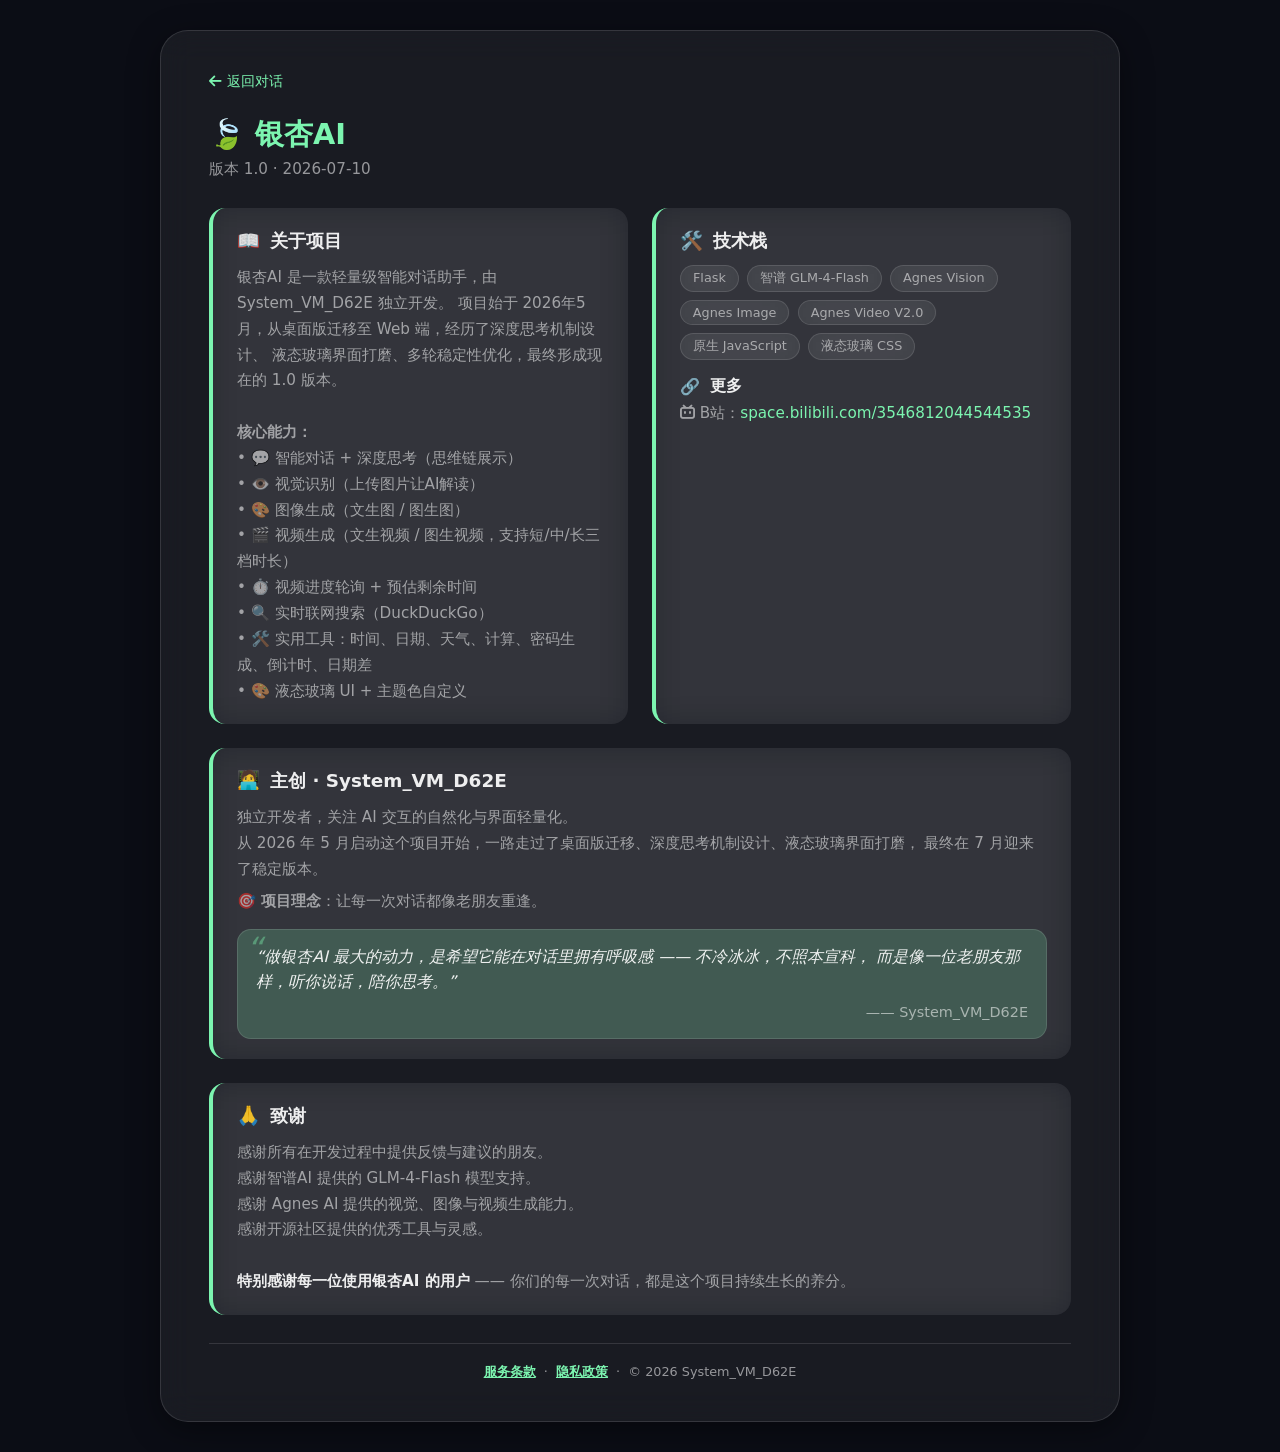
<file: templates/about.html>
<!DOCTYPE html>
<html lang="zh-CN">
<head>
    <meta charset="UTF-8">
    <meta name="viewport" content="width=device-width, initial-scale=1.0">
    <title>关于 · 银杏AI</title>
    <link rel="stylesheet" href="https://cdnjs.cloudflare.com/ajax/libs/font-awesome/6.0.0-beta3/css/all.min.css">
    <style>
        *{margin:0;padding:0;box-sizing:border-box;}
        :root{
            --bg-body:#0b0d15;
            --glass-bg:rgba(255,255,255,0.06);
            --glass-border:rgba(255,255,255,0.12);
            --glass-shadow:0 8px 32px rgba(0,0,0,0.4);
            --glass-blur:blur(16px);
            --text-primary:rgba(255,255,255,0.92);
            --text-secondary:rgba(255,255,255,0.55);
            --accent:#7cf5b0;
            --accent-glow:rgba(124,245,176,0.2);
        }
        body.light-theme{
            --bg-body:#f0f2f5;
            --glass-bg:rgba(255,255,255,0.4);
            --glass-border:rgba(0,0,0,0.1);
            --text-primary:#1e293b;
            --text-secondary:#475569;
            --accent:#0a7e6b;
            --accent-glow:rgba(10,126,107,0.2);
        }
        body{
            font-family:'Segoe UI','PingFang SC',system-ui,sans-serif;
            background:var(--bg-body);
            color:var(--text-primary);
            min-height:100vh;
            display:flex;
            align-items:center;
            justify-content:center;
            padding:30px;
            transition:background 0.2s,color 0.2s;
        }
        .container{
            max-width:960px;
            width:100%;
            background:var(--glass-bg);
            backdrop-filter:var(--glass-blur);
            -webkit-backdrop-filter:var(--glass-blur);
            border-radius:28px;
            border:1px solid var(--glass-border);
            box-shadow:var(--glass-shadow);
            padding:40px 48px;
            transition:all 0.3s;
        }
        .back-link{
            display:inline-block;
            margin-bottom:24px;
            color:var(--accent);
            text-decoration:none;
            font-size:0.9rem;
            transition:0.2s;
        }
        .back-link:hover{text-decoration:underline;}
        h1{font-size:1.8rem;color:var(--accent);margin-bottom:4px;}
        .version{color:var(--text-secondary);font-size:0.95rem;margin-bottom:28px;}
        .grid-2{
            display:grid;
            grid-template-columns:1fr 1fr;
            gap:24px;
        }
        .section{
            background:var(--glass-bg);
            backdrop-filter:var(--glass-blur);
            border-radius:16px;
            padding:20px 24px;
            border-left:4px solid var(--accent);
            transition:border-color 0.2s;
            margin-bottom:0;
        }
        .section:hover{border-color:var(--text-secondary);}
        .section-title{
            font-size:1.15rem;
            font-weight:600;
            margin-bottom:12px;
            color:var(--text-primary);
            display:flex;
            align-items:center;
            gap:10px;
        }
        .section p, .section li{
            color:var(--text-secondary);
            line-height:1.7;
            font-size:0.95rem;
        }
        .section a{color:var(--accent);text-decoration:none;}
        .section a:hover{text-decoration:underline;}
        .tech-list{display:flex;flex-wrap:wrap;gap:8px;margin-top:6px;}
        .tech-tag{
            background:var(--glass-bg);
            backdrop-filter:var(--glass-blur);
            border:1px solid var(--glass-border);
            padding:4px 12px;
            border-radius:20px;
            font-size:0.8rem;
            color:var(--text-secondary);
        }
        .quote-block{
            margin-top:14px;
            padding:14px 18px;
            background:var(--accent-glow);
            border-radius:14px;
            border:1px solid var(--glass-border);
            font-style:italic;
            color:var(--text-primary);
            line-height:1.6;
            position:relative;
        }
        .quote-block::before{
            content:'“';
            font-size:2rem;
            color:var(--accent);
            opacity:0.4;
            position:absolute;
            top:-6px;
            left:8px;
        }
        .quote-author{
            text-align:right;
            color:var(--text-secondary);
            font-size:0.9rem;
            margin-top:6px;
            font-style:normal;
        }
        .full-width{
            grid-column:1/-1;
        }
        .footer{
            color:var(--text-secondary);
            font-size:0.8rem;
            border-top:1px solid var(--glass-border);
            padding-top:20px;
            margin-top:28px;
            text-align:center;
        }
        .footer a{
            color:var(--accent);
            font-weight:bold;
            text-decoration:underline;
            transition:color 0.2s;
        }
        .footer a:hover{color:var(--text-secondary);}
        @media(max-width:700px){
            .grid-2{grid-template-columns:1fr;gap:16px;}
            .container{padding:24px 20px;}
        }
    </style>
</head>
<body>
<div class="container">
    <a href="/" class="back-link"><i class="fas fa-arrow-left"></i> 返回对话</a>

    <h1>🍃 银杏AI</h1>
    <div class="version">版本 1.0 · 2026-07-10</div>

    <div class="grid-2">
        <div class="section">
            <div class="section-title"><span>📖</span> 关于项目</div>
            <p>
                银杏AI 是一款轻量级智能对话助手，由 System_VM_D62E 独立开发。
                项目始于 2026年5月，从桌面版迁移至 Web 端，经历了深度思考机制设计、
                液态玻璃界面打磨、多轮稳定性优化，最终形成现在的 1.0 版本。
                <br><br>
                <strong>核心能力：</strong><br>
                • 💬 智能对话 + 深度思考（思维链展示）<br>
                • 👁️ 视觉识别（上传图片让AI解读）<br>
                • 🎨 图像生成（文生图 / 图生图）<br>
                • 🎬 视频生成（文生视频 / 图生视频，支持短/中/长三档时长）<br>
                • ⏱️ 视频进度轮询 + 预估剩余时间<br>
                • 🔍 实时联网搜索（DuckDuckGo）<br>
                • 🛠️ 实用工具：时间、日期、天气、计算、密码生成、倒计时、日期差<br>
                • 🎨 液态玻璃 UI + 主题色自定义
            </p>
        </div>

        <div class="section">
            <div class="section-title"><span>🛠️</span> 技术栈</div>
            <div class="tech-list">
                <span class="tech-tag">Flask</span>
                <span class="tech-tag">智谱 GLM-4-Flash</span>
                <span class="tech-tag">Agnes Vision</span>
                <span class="tech-tag">Agnes Image</span>
                <span class="tech-tag">Agnes Video V2.0</span>
                <span class="tech-tag">原生 JavaScript</span>
                <span class="tech-tag">液态玻璃 CSS</span>
            </div>
            <div style="margin-top:16px;">
                <div class="section-title" style="font-size:1rem;margin-bottom:4px;"><span>🔗</span> 更多</div>
                <p>
                    <i class="fab fa-bilibili"></i> B站：<a href="https://space.bilibili.com/3546812044544535" target="_blank">space.bilibili.com/3546812044544535</a>
                </p>
            </div>
        </div>

        <div class="section full-width" style="border-left-color: var(--accent);">
            <div class="section-title"><span>🧑‍💻</span> 主创 · System_VM_D62E</div>
            <p>
                独立开发者，关注 AI 交互的自然化与界面轻量化。<br>
                从 2026 年 5 月启动这个项目开始，一路走过了桌面版迁移、深度思考机制设计、液态玻璃界面打磨，
                最终在 7 月迎来了稳定版本。
            </p>
            <p style="margin-top:6px;">
                🎯 <strong>项目理念</strong>：让每一次对话都像老朋友重逢。
            </p>
            <div class="quote-block">
                “做银杏AI 最大的动力，是希望它能在对话里拥有呼吸感 —— 不冷冰冰，不照本宣科，
                而是像一位老朋友那样，听你说话，陪你思考。”
                <div class="quote-author">—— System_VM_D62E</div>
            </div>
        </div>

        <div class="section full-width">
            <div class="section-title"><span>🙏</span> 致谢</div>
            <p>
                感谢所有在开发过程中提供反馈与建议的朋友。<br>
                感谢智谱AI 提供的 GLM-4-Flash 模型支持。<br>
                感谢 Agnes AI 提供的视觉、图像与视频生成能力。<br>
                感谢开源社区提供的优秀工具与灵感。<br><br>
                <strong style="color:var(--text-primary);">特别感谢每一位使用银杏AI 的用户</strong> ——
                你们的每一次对话，都是这个项目持续生长的养分。
            </p>
        </div>
    </div>

    <div class="footer">
        <a href="/terms">服务条款</a>
        &nbsp;·&nbsp;
        <a href="/privacy">隐私政策</a>
        &nbsp;·&nbsp;
        <span>© 2026 System_VM_D62E</span>
    </div>
</div>

<script>
    (function() {
        const saved = localStorage.getItem('ginkgo_settings');
        if (saved) {
            try {
                const settings = JSON.parse(saved);
                if (settings.theme === 'light') {
                    document.body.classList.add('light-theme');
                }
            } catch(e) {}
        }
        const themeColor = localStorage.getItem('themeColor');
        if (themeColor) {
            document.documentElement.style.setProperty('--accent', themeColor);
            const r = parseInt(themeColor.slice(1,3), 16);
            const g = parseInt(themeColor.slice(3,5), 16);
            const b = parseInt(themeColor.slice(5,7), 16);
            document.documentElement.style.setProperty('--accent-glow', `rgba(${r},${g},${b},0.2)`);
        }
    })();
</script>
</body>
</html>
</file>
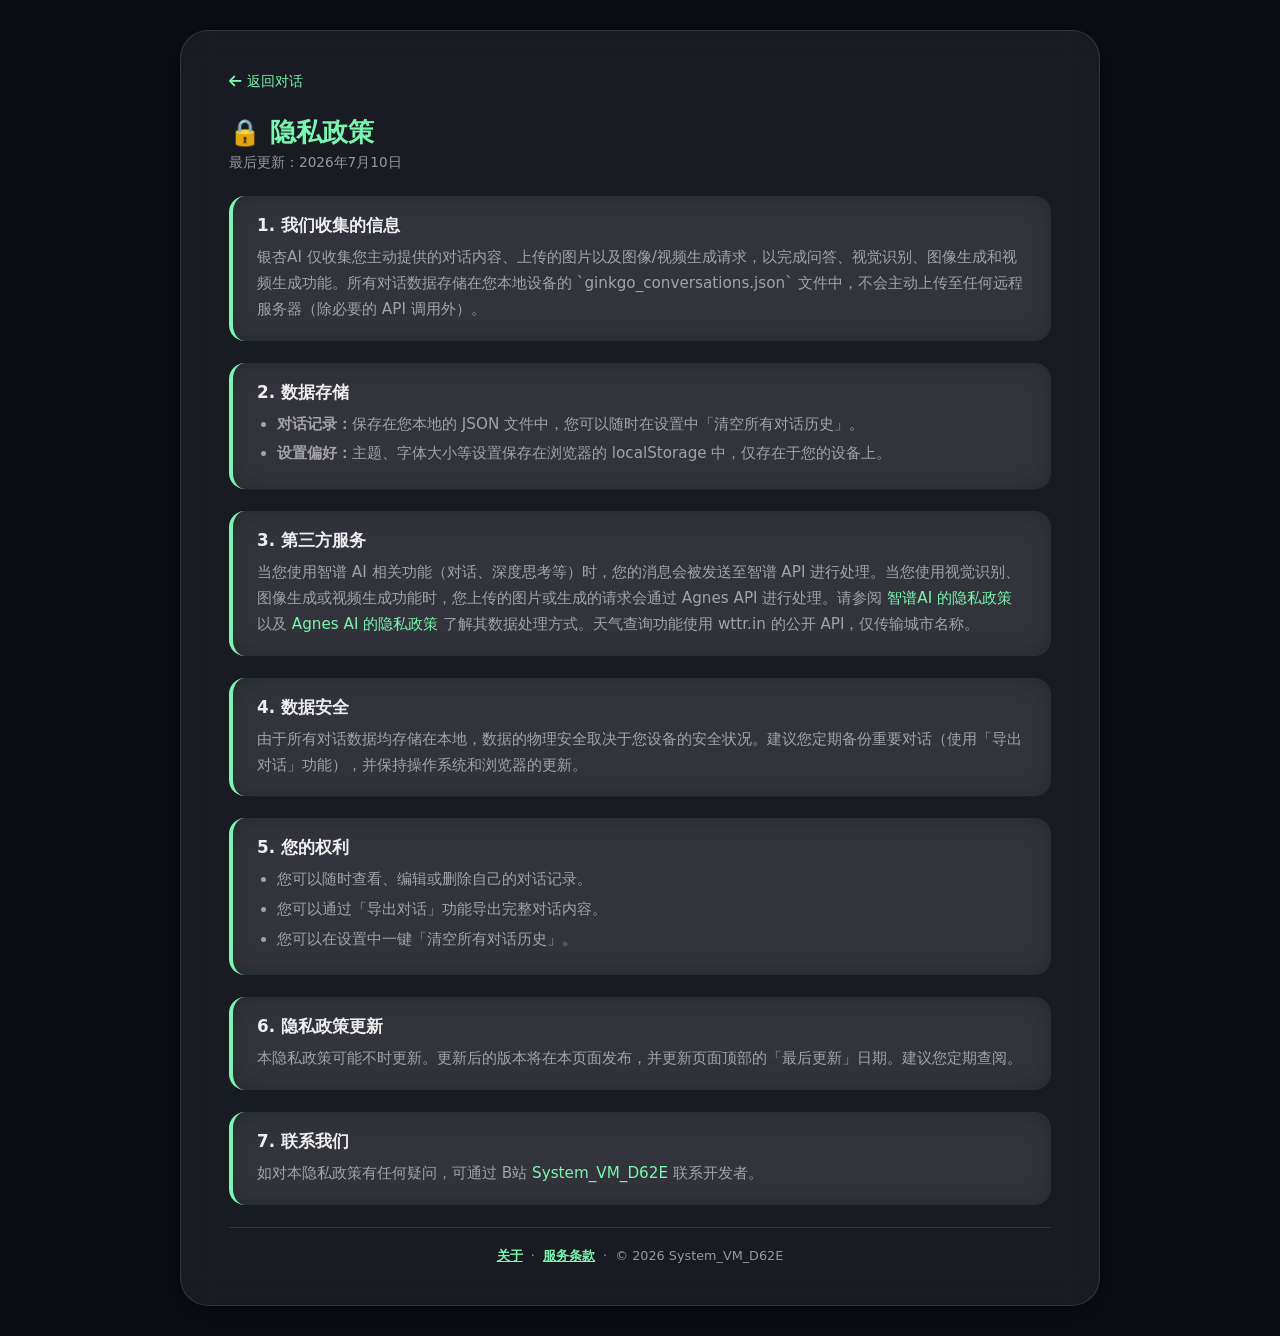
<file: templates/privacy.html>
<!DOCTYPE html>
<html lang="zh-CN">
<head>
    <meta charset="UTF-8">
    <meta name="viewport" content="width=device-width, initial-scale=1.0">
    <title>隐私政策 · 银杏AI</title>
    <link rel="stylesheet" href="https://cdnjs.cloudflare.com/ajax/libs/font-awesome/6.0.0-beta3/css/all.min.css">
    <style>
        *{margin:0;padding:0;box-sizing:border-box;}
        :root{
            --bg-body:#0b0d15;
            --glass-bg:rgba(255,255,255,0.06);
            --glass-border:rgba(255,255,255,0.12);
            --glass-shadow:0 8px 32px rgba(0,0,0,0.4);
            --glass-blur:blur(16px);
            --text-primary:rgba(255,255,255,0.92);
            --text-secondary:rgba(255,255,255,0.55);
            --accent:#7cf5b0;
        }
        body.light-theme{
            --bg-body:#f0f2f5;
            --glass-bg:rgba(255,255,255,0.4);
            --glass-border:rgba(0,0,0,0.1);
            --text-primary:#1e293b;
            --text-secondary:#475569;
            --accent:#0a7e6b;
        }
        body{
            font-family:'Segoe UI','PingFang SC',system-ui,sans-serif;
            background:var(--bg-body);
            color:var(--text-primary);
            min-height:100vh;
            display:flex;
            align-items:center;
            justify-content:center;
            padding:30px;
            transition:background 0.2s,color 0.2s;
        }
        .container{
            max-width:920px;
            width:100%;
            background:var(--glass-bg);
            backdrop-filter:var(--glass-blur);
            -webkit-backdrop-filter:var(--glass-blur);
            border-radius:28px;
            border:1px solid var(--glass-border);
            box-shadow:var(--glass-shadow);
            padding:40px 48px;
        }
        .back-link{
            display:inline-block;margin-bottom:24px;color:var(--accent);text-decoration:none;font-size:0.9rem;transition:0.2s;
        }
        .back-link:hover{text-decoration:underline;}
        h1{font-size:1.6rem;color:var(--accent);margin-bottom:4px;}
        .meta{color:var(--text-secondary);font-size:0.85rem;margin-bottom:24px;}
        .section{
            margin-bottom:22px;
            background:var(--glass-bg);
            backdrop-filter:var(--glass-blur);
            border-radius:16px;
            padding:18px 24px;
            border-left:4px solid var(--accent);
            transition:border-color 0.2s;
        }
        .section:hover{border-color:var(--text-secondary);}
        .section-title{
            font-size:1.05rem;font-weight:600;margin-bottom:8px;color:var(--text-primary);
        }
        .section p, .section ul{
            color:var(--text-secondary);line-height:1.7;font-size:0.95rem;
        }
        .section ul{padding-left:20px;}
        .section li{margin-bottom:4px;}
        .section a{color:var(--accent);text-decoration:none;}
        .section a:hover{text-decoration:underline;}
        .footer{color:var(--text-secondary);font-size:0.8rem;border-top:1px solid var(--glass-border);padding-top:20px;margin-top:8px;text-align:center;}
        .footer a{
            color:var(--accent);font-weight:bold;text-decoration:underline;transition:color 0.2s;
        }
        .footer a:hover{color:var(--text-secondary);}
        @media(max-width:600px){.container{padding:24px 20px;}}
    </style>
</head>
<body>
<div class="container">
    <a href="/" class="back-link"><i class="fas fa-arrow-left"></i> 返回对话</a>

    <h1>🔒 隐私政策</h1>
    <div class="meta">最后更新：2026年7月10日</div>

    <div class="section">
        <div class="section-title">1. 我们收集的信息</div>
        <p>银杏AI 仅收集您主动提供的对话内容、上传的图片以及图像/视频生成请求，以完成问答、视觉识别、图像生成和视频生成功能。所有对话数据存储在您本地设备的 `ginkgo_conversations.json` 文件中，不会主动上传至任何远程服务器（除必要的 API 调用外）。</p>
    </div>

    <div class="section">
        <div class="section-title">2. 数据存储</div>
        <ul>
            <li><strong>对话记录：</strong>保存在您本地的 JSON 文件中，您可以随时在设置中「清空所有对话历史」。</li>
            <li><strong>设置偏好：</strong>主题、字体大小等设置保存在浏览器的 localStorage 中，仅存在于您的设备上。</li>
        </ul>
    </div>

    <div class="section">
        <div class="section-title">3. 第三方服务</div>
        <p>当您使用智谱 AI 相关功能（对话、深度思考等）时，您的消息会被发送至智谱 API 进行处理。当您使用视觉识别、图像生成或视频生成功能时，您上传的图片或生成的请求会通过 Agnes API 进行处理。请参阅 <a href="https://open.bigmodel.cn/" style="color:var(--accent);" target="_blank">智谱AI 的隐私政策</a> 以及 <a href="https://agnes-ai.com/" style="color:var(--accent);" target="_blank">Agnes AI 的隐私政策</a> 了解其数据处理方式。天气查询功能使用 wttr.in 的公开 API，仅传输城市名称。</p>
    </div>

    <div class="section">
        <div class="section-title">4. 数据安全</div>
        <p>由于所有对话数据均存储在本地，数据的物理安全取决于您设备的安全状况。建议您定期备份重要对话（使用「导出对话」功能），并保持操作系统和浏览器的更新。</p>
    </div>

    <div class="section">
        <div class="section-title">5. 您的权利</div>
        <ul>
            <li>您可以随时查看、编辑或删除自己的对话记录。</li>
            <li>您可以通过「导出对话」功能导出完整对话内容。</li>
            <li>您可以在设置中一键「清空所有对话历史」。</li>
        </ul>
    </div>

    <div class="section">
        <div class="section-title">6. 隐私政策更新</div>
        <p>本隐私政策可能不时更新。更新后的版本将在本页面发布，并更新页面顶部的「最后更新」日期。建议您定期查阅。</p>
    </div>

    <div class="section">
        <div class="section-title">7. 联系我们</div>
        <p>如对本隐私政策有任何疑问，可通过 B站 <a href="https://space.bilibili.com/3546812044544535" style="color:var(--accent);" target="_blank">System_VM_D62E</a> 联系开发者。</p>
    </div>

    <div class="footer">
        <a href="/about">关于</a>
        &nbsp;·&nbsp;
        <a href="/terms">服务条款</a>
        &nbsp;·&nbsp;
        <span>© 2026 System_VM_D62E</span>
    </div>
</div>

<script>
    (function() {
        const saved = localStorage.getItem('ginkgo_settings');
        if (saved) {
            try {
                const settings = JSON.parse(saved);
                if (settings.theme === 'light') {
                    document.body.classList.add('light-theme');
                }
            } catch(e) {}
        }
        const themeColor = localStorage.getItem('themeColor');
        if (themeColor) {
            document.documentElement.style.setProperty('--accent', themeColor);
        }
    })();
</script>
</body>
</html>
</file>
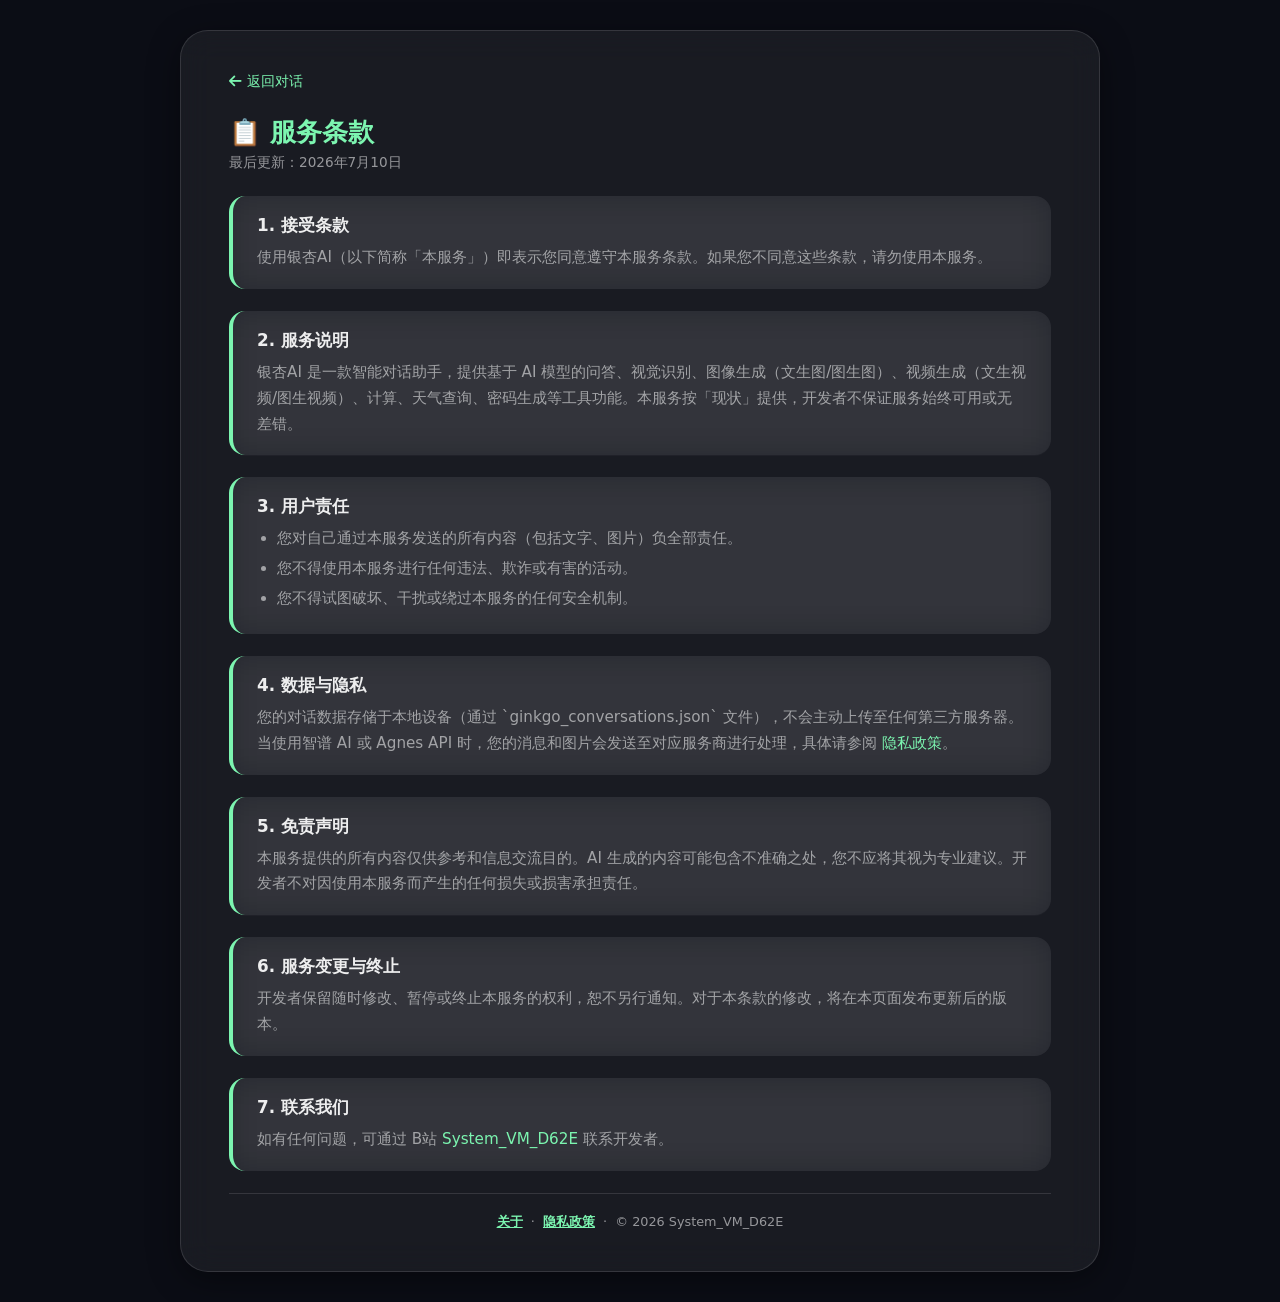
<file: templates/terms.html>
<!DOCTYPE html>
<html lang="zh-CN">
<head>
    <meta charset="UTF-8">
    <meta name="viewport" content="width=device-width, initial-scale=1.0">
    <title>服务条款 · 银杏AI</title>
    <link rel="stylesheet" href="https://cdnjs.cloudflare.com/ajax/libs/font-awesome/6.0.0-beta3/css/all.min.css">
    <style>
        *{margin:0;padding:0;box-sizing:border-box;}
        :root{
            --bg-body:#0b0d15;
            --glass-bg:rgba(255,255,255,0.06);
            --glass-border:rgba(255,255,255,0.12);
            --glass-shadow:0 8px 32px rgba(0,0,0,0.4);
            --glass-blur:blur(16px);
            --text-primary:rgba(255,255,255,0.92);
            --text-secondary:rgba(255,255,255,0.55);
            --accent:#7cf5b0;
        }
        body.light-theme{
            --bg-body:#f0f2f5;
            --glass-bg:rgba(255,255,255,0.4);
            --glass-border:rgba(0,0,0,0.1);
            --text-primary:#1e293b;
            --text-secondary:#475569;
            --accent:#0a7e6b;
        }
        body{
            font-family:'Segoe UI','PingFang SC',system-ui,sans-serif;
            background:var(--bg-body);
            color:var(--text-primary);
            min-height:100vh;
            display:flex;
            align-items:center;
            justify-content:center;
            padding:30px;
            transition:background 0.2s,color 0.2s;
        }
        .container{
            max-width:920px;
            width:100%;
            background:var(--glass-bg);
            backdrop-filter:var(--glass-blur);
            -webkit-backdrop-filter:var(--glass-blur);
            border-radius:28px;
            border:1px solid var(--glass-border);
            box-shadow:var(--glass-shadow);
            padding:40px 48px;
        }
        .back-link{
            display:inline-block;margin-bottom:24px;color:var(--accent);text-decoration:none;font-size:0.9rem;transition:0.2s;
        }
        .back-link:hover{text-decoration:underline;}
        h1{font-size:1.6rem;color:var(--accent);margin-bottom:4px;}
        .meta{color:var(--text-secondary);font-size:0.85rem;margin-bottom:24px;}
        .section{
            margin-bottom:22px;
            background:var(--glass-bg);
            backdrop-filter:var(--glass-blur);
            border-radius:16px;
            padding:18px 24px;
            border-left:4px solid var(--accent);
            transition:border-color 0.2s;
        }
        .section:hover{border-color:var(--text-secondary);}
        .section-title{
            font-size:1.05rem;font-weight:600;margin-bottom:8px;color:var(--text-primary);
        }
        .section p, .section ul{
            color:var(--text-secondary);line-height:1.7;font-size:0.95rem;
        }
        .section ul{padding-left:20px;}
        .section li{margin-bottom:4px;}
        .section a{color:var(--accent);text-decoration:none;}
        .section a:hover{text-decoration:underline;}
        .footer{color:var(--text-secondary);font-size:0.8rem;border-top:1px solid var(--glass-border);padding-top:20px;margin-top:8px;text-align:center;}
        .footer a{
            color:var(--accent);font-weight:bold;text-decoration:underline;transition:color 0.2s;
        }
        .footer a:hover{color:var(--text-secondary);}
        @media(max-width:600px){.container{padding:24px 20px;}}
    </style>
</head>
<body>
<div class="container">
    <a href="/" class="back-link"><i class="fas fa-arrow-left"></i> 返回对话</a>

    <h1>📋 服务条款</h1>
    <div class="meta">最后更新：2026年7月10日</div>

    <div class="section">
        <div class="section-title">1. 接受条款</div>
        <p>使用银杏AI（以下简称「本服务」）即表示您同意遵守本服务条款。如果您不同意这些条款，请勿使用本服务。</p>
    </div>

    <div class="section">
        <div class="section-title">2. 服务说明</div>
        <p>银杏AI 是一款智能对话助手，提供基于 AI 模型的问答、视觉识别、图像生成（文生图/图生图）、视频生成（文生视频/图生视频）、计算、天气查询、密码生成等工具功能。本服务按「现状」提供，开发者不保证服务始终可用或无差错。</p>
    </div>

    <div class="section">
        <div class="section-title">3. 用户责任</div>
        <ul>
            <li>您对自己通过本服务发送的所有内容（包括文字、图片）负全部责任。</li>
            <li>您不得使用本服务进行任何违法、欺诈或有害的活动。</li>
            <li>您不得试图破坏、干扰或绕过本服务的任何安全机制。</li>
        </ul>
    </div>

    <div class="section">
        <div class="section-title">4. 数据与隐私</div>
        <p>您的对话数据存储于本地设备（通过 `ginkgo_conversations.json` 文件），不会主动上传至任何第三方服务器。当使用智谱 AI 或 Agnes API 时，您的消息和图片会发送至对应服务商进行处理，具体请参阅 <a href="/privacy">隐私政策</a>。</p>
    </div>

    <div class="section">
        <div class="section-title">5. 免责声明</div>
        <p>本服务提供的所有内容仅供参考和信息交流目的。AI 生成的内容可能包含不准确之处，您不应将其视为专业建议。开发者不对因使用本服务而产生的任何损失或损害承担责任。</p>
    </div>

    <div class="section">
        <div class="section-title">6. 服务变更与终止</div>
        <p>开发者保留随时修改、暂停或终止本服务的权利，恕不另行通知。对于本条款的修改，将在本页面发布更新后的版本。</p>
    </div>

    <div class="section">
        <div class="section-title">7. 联系我们</div>
        <p>如有任何问题，可通过 B站 <a href="https://space.bilibili.com/3546812044544535" style="color:var(--accent);" target="_blank">System_VM_D62E</a> 联系开发者。</p>
    </div>

    <div class="footer">
        <a href="/about">关于</a>
        &nbsp;·&nbsp;
        <a href="/privacy">隐私政策</a>
        &nbsp;·&nbsp;
        <span>© 2026 System_VM_D62E</span>
    </div>
</div>

<script>
    (function() {
        const saved = localStorage.getItem('ginkgo_settings');
        if (saved) {
            try {
                const settings = JSON.parse(saved);
                if (settings.theme === 'light') {
                    document.body.classList.add('light-theme');
                }
            } catch(e) {}
        }
        const themeColor = localStorage.getItem('themeColor');
        if (themeColor) {
            document.documentElement.style.setProperty('--accent', themeColor);
        }
    })();
</script>
</body>
</html>
</file>
